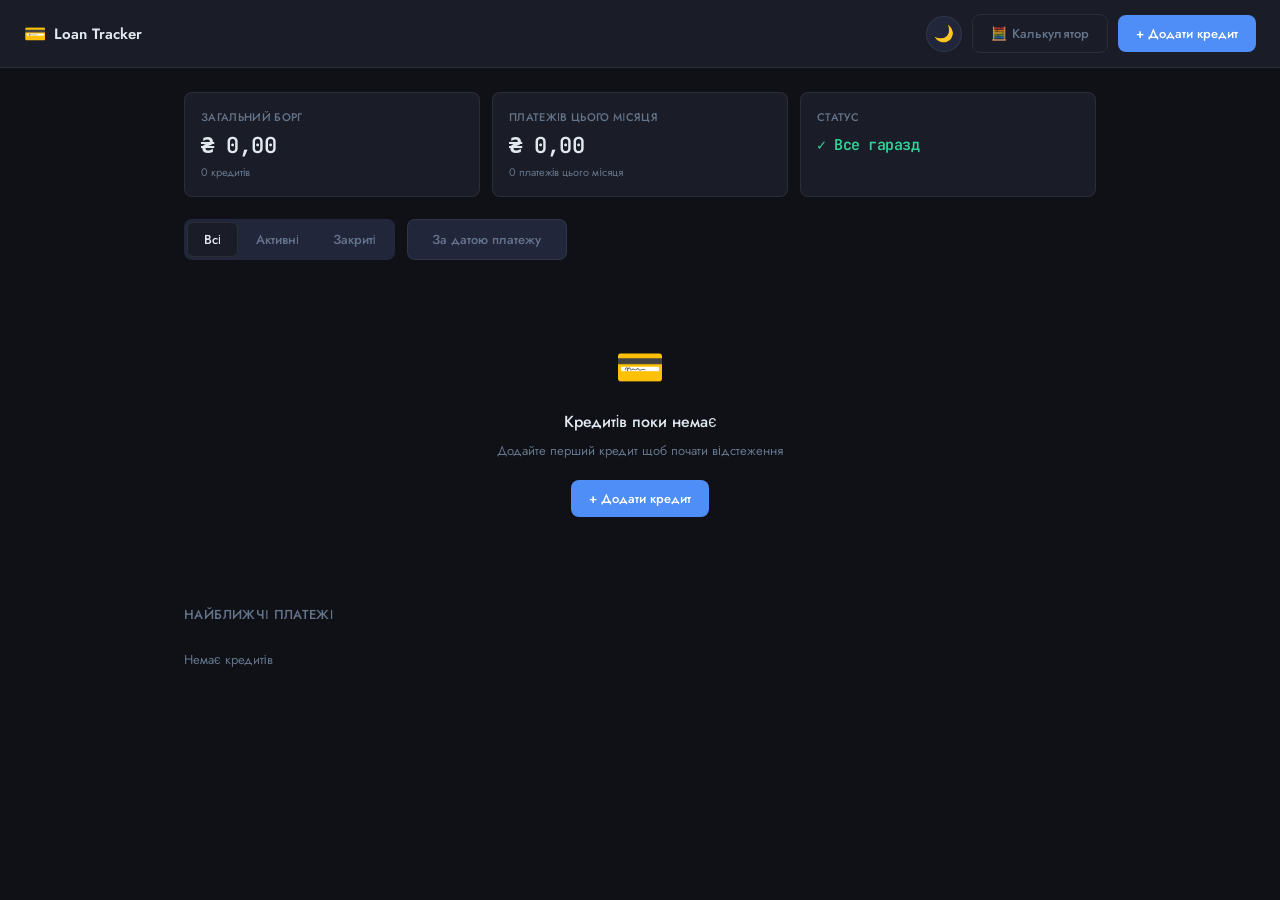
<file: index.html>
<!DOCTYPE html>
<html lang="uk">
<head>
<meta charset="UTF-8">
<meta name="viewport" content="width=device-width, initial-scale=1.0">
<title>Loan Tracker</title>
<link rel="stylesheet" href="styles/main.css">
</head>
<body>

<div class="header">
  <a href="index.html" class="logo">
    <span class="logo-icon">💳</span> Loan Tracker
  </a>
  <div class="header-actions">
    <button class="theme-toggle" id="theme-toggle" title="Змінити тему">🌙</button>
    <a href="calc-installment.html" class="btn btn-ghost">🧮 Калькулятор</a>
    <a href="add.html" class="btn btn-primary">+ Додати кредит</a>
  </div>
</div>

<div class="main">

  <div class="stat-grid">
    <div class="stat-card">
      <div class="stat-label">Загальний борг</div>
      <div class="stat-value" id="stat-balance">₴ 0</div>
      <div class="stat-sub" id="stat-count">0 кредитів</div>
    </div>
    <div class="stat-card">
      <div class="stat-label">Платежів цього місяця</div>
      <div class="stat-value" id="stat-monthly">₴ 0</div>
      <div class="stat-sub" id="stat-monthly-sub"></div>
    </div>
    <div class="stat-card">
      <div class="stat-label">Статус</div>
      <div class="stat-value" style="font-size:15px;padding-top:4px" id="stat-overdue">Все гаразд</div>
    </div>
  </div>

  <div style="display:flex;align-items:center;margin-bottom:18px;gap:12px">
    <div class="nav-tabs" style="margin-bottom:0;flex-shrink:0">
      <button class="nav-tab active" data-filter="all">Всі</button>
      <button class="nav-tab" data-filter="active">Активні</button>
      <button class="nav-tab" data-filter="closed">Закриті</button>
    </div>
    <select id="sort-select" style="font-size:13px;padding:0 12px;border-radius:var(--radius-sm);background:var(--surface2);border:1px solid var(--border);color:var(--muted);font-family:var(--sans);font-weight:500;width:160px;flex-shrink:0;height:41px;appearance:none;-webkit-appearance:none;cursor:pointer;text-align:center">
      <option value="date">За датою платежу</option>
      <option value="balance">За залишком</option>
      <option value="name">За назвою</option>
      <option value="rate">За ставкою</option>
    </select>
  </div>

  <div class="loans-grid" id="loans-grid"></div>

  <div style="margin-top:28px">
    <div class="section-head">
      <div class="section-title">Найближчі платежі</div>
    </div>
    <div id="upcoming-list"></div>
  </div>

</div>

<!-- МОДАЛКА ПЛАТЕЖУ -->
<div class="modal-overlay" id="pay-modal">
  <div class="modal">
    <div class="modal-title">💳 Внести платіж — <span id="pay-modal-name"></span></div>
    <div class="field">
      <label>Сума платежу <span class="req">*</span></label>
      <div class="input-wrap">
        <span class="input-prefix">₴</span>
        <input type="number" id="pay-amount-input" placeholder="0">
      </div>
    </div>
    <div class="field">
      <label>Дата платежу</label>
      <input type="date" id="pay-date-input">
    </div>
    <div class="field">
      <label>Нотатка (необов'язково)</label>
      <input type="text" id="pay-note-input" placeholder="напр. достроковий платіж">
    </div>
    <div class="modal-actions">
      <button class="btn btn-ghost" id="pay-cancel">Скасувати</button>
      <button class="btn btn-primary" id="pay-confirm">Підтвердити</button>
    </div>
  </div>
</div>

<!-- МОДАЛКА РЕДАГУВАННЯ -->
<div class="modal-overlay" id="edit-modal">
  <div class="modal">
    <div class="modal-title">✏️ Редагувати кредит</div>
    <div class="field">
      <label>Назва</label>
      <input type="text" id="edit-name">
    </div>
    <div class="field">
      <label>Залишок боргу</label>
      <div class="input-wrap"><span class="input-prefix">₴</span>
        <input type="number" id="edit-balance">
      </div>
    </div>
    <div class="field">
      <label>Щомісячний платіж</label>
      <div class="input-wrap"><span class="input-prefix">₴</span>
        <input type="number" id="edit-payment">
      </div>
    </div>
    <div class="field-row">
      <div class="field">
        <label>Відсоткова ставка</label>
        <div class="input-wrap has-suffix">
          <input type="number" id="edit-rate" min="0" step="0.1">
          <span class="input-suffix">%</span>
        </div>
      </div>
      <div class="field">
        <label>Тип ставки</label>
        <select id="edit-rate-type">
          <option value="annual">Річна</option>
          <option value="monthly">Місячна</option>
        </select>
      </div>
    </div>
    <div class="field">
      <label>Дата наступного платежу</label>
      <input type="date" id="edit-date">
    </div>
    <div class="field">
      <label>Коментар</label>
      <input type="text" id="edit-comment">
    </div>
    <div class="modal-actions">
      <button class="btn btn-ghost" id="edit-cancel">Скасувати</button>
      <button class="btn btn-primary" id="edit-confirm">Зберегти</button>
    </div>
  </div>
</div>

<script src="scripts/calc.js?v=2"></script>
<script src="scripts/data.js?v=2"></script>
<script src="scripts/theme.js?v=2"></script>
<script src="scripts/dashboard.js?v=2"></script>
</body>
</html>
</file>
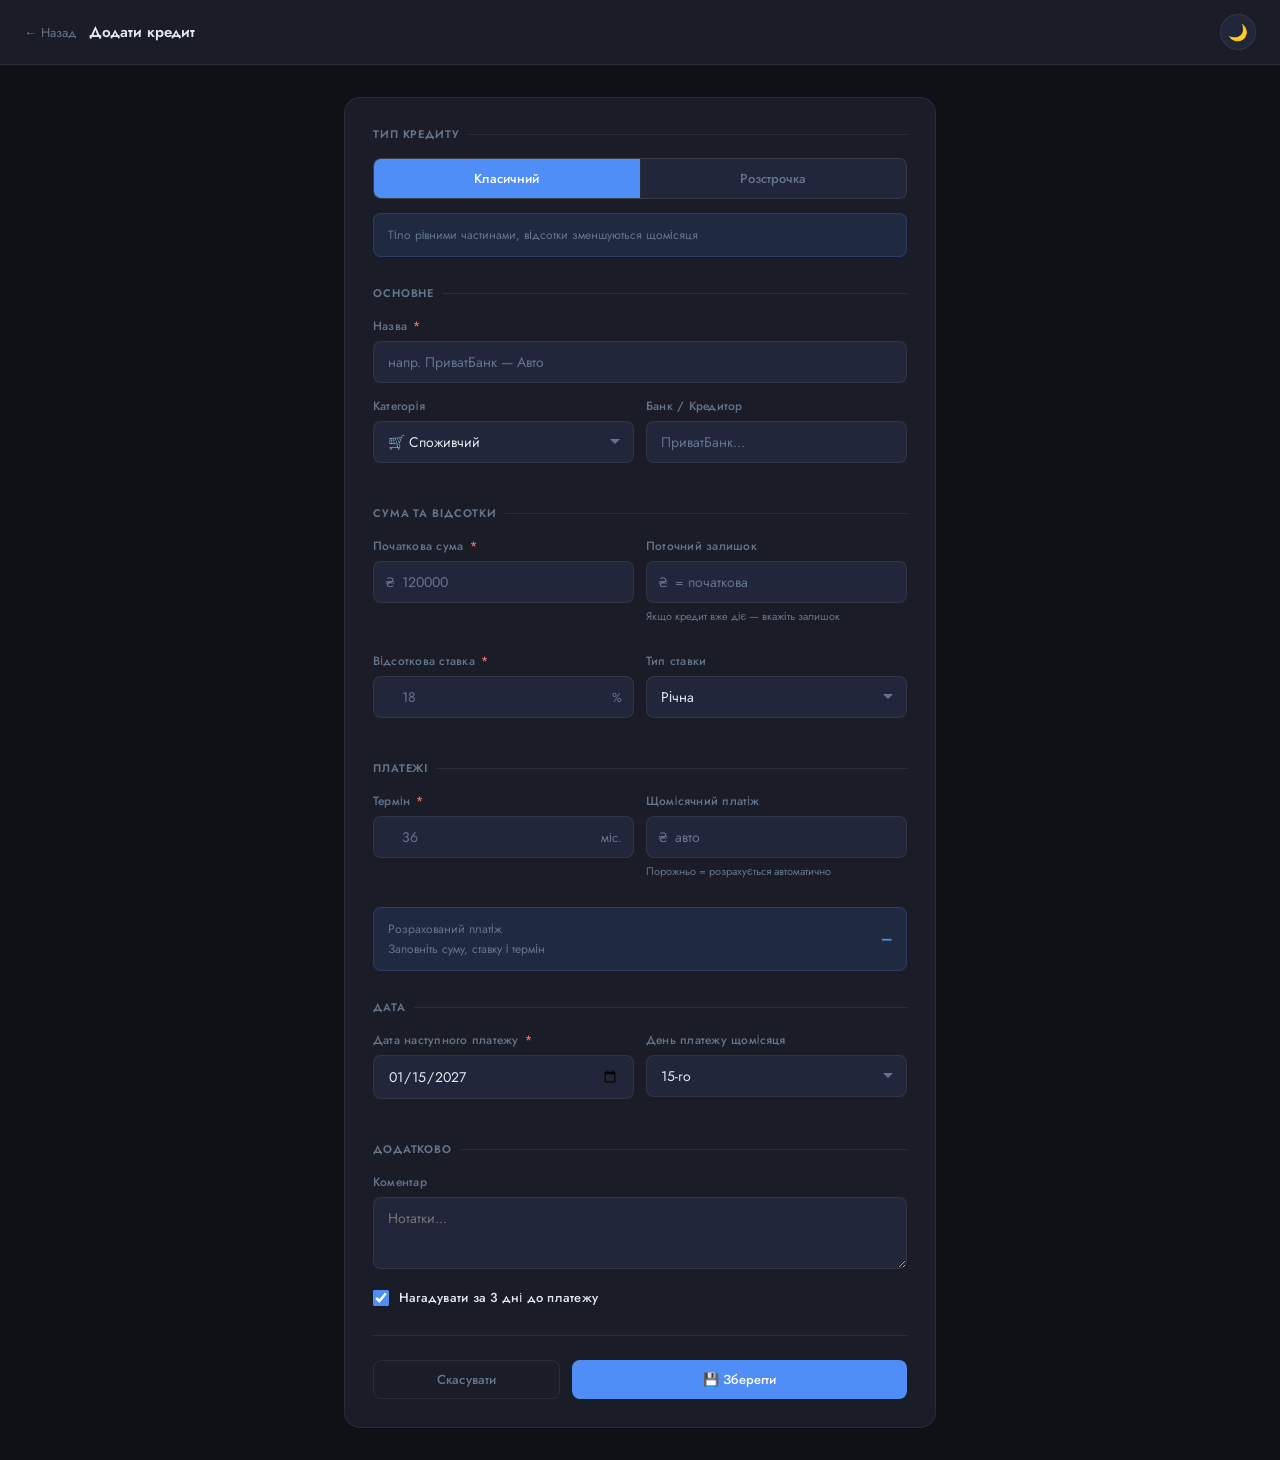
<file: add.html>
<!DOCTYPE html>
<html lang="uk">
<head>
<meta charset="UTF-8">
<meta name="viewport" content="width=device-width, initial-scale=1.0">
<title>Додати кредит — Loan Tracker</title>
<link rel="stylesheet" href="styles/main.css">
</head>
<body>

<div class="header">
  <a href="index.html" class="back-btn">← Назад</a>
  <span style="font-size:15px;font-weight:600">Додати кредит</span>
  <div class="header-actions">
    <button class="theme-toggle" id="theme-toggle" title="Змінити тему">🌙</button>
  </div>
</div>

<div class="main-narrow">
<div class="form-card">

  <div class="form-section">
    <div class="section-label">Тип кредиту</div>

    <div class="field">
      <div class="toggle-group" style="grid-template-columns:1fr 1fr">
        <button class="toggle-btn active" data-type="classic">Класичний</button>
        <button class="toggle-btn" data-type="installment">Розстрочка</button>
      </div>
    </div>

    <!-- Підказка під тип -->
    <div id="type-hint" class="calc-hint" style="margin-top:0">
      <div class="calc-hint-text" id="type-hint-text">Тіло рівними частинами, відсотки зменшуються щомісяця</div>
    </div>
  </div>

  <div class="form-section">
    <div class="section-label">Основне</div>

    <div class="field">
      <label>Назва <span class="req">*</span></label>
      <input type="text" id="f-name" placeholder="напр. ПриватБанк — Авто">
    </div>
    <div class="field-row">
      <div class="field">
        <label>Категорія</label>
        <select id="f-category">
          <option value="auto">🚗 Авто</option>
          <option value="phone">📱 Техніка</option>
          <option value="home">🏠 Іпотека</option>
          <option value="shop" selected>🛒 Споживчий</option>
          <option value="biz">💼 Бізнес</option>
          <option value="other">📂 Інше</option>
        </select>
      </div>
      <div class="field">
        <label>Банк / Кредитор</label>
        <input type="text" id="f-bank" placeholder="ПриватБанк...">
      </div>
    </div>
  </div>

  <!-- БЛОК: АНУЇТЕТ / КЛАСИЧНИЙ -->
  <div id="block-standard">
    <div class="form-section">
      <div class="section-label">Сума та відсотки</div>
      <div class="field-row">
        <div class="field">
          <label>Початкова сума <span class="req">*</span></label>
          <div class="input-wrap"><span class="input-prefix">₴</span>
            <input type="number" id="f-original" placeholder="120000" min="0">
          </div>
        </div>
        <div class="field">
          <label>Поточний залишок</label>
          <div class="input-wrap"><span class="input-prefix">₴</span>
            <input type="number" id="f-balance" placeholder="= початкова" min="0">
          </div>
          <div class="helper">Якщо кредит вже діє — вкажіть залишок</div>
        </div>
      </div>
      <div class="field-row">
        <div class="field">
          <label>Відсоткова ставка <span class="req">*</span></label>
          <div class="input-wrap has-suffix">
            <input type="number" id="f-rate" placeholder="18" min="0" step="0.1">
            <span class="input-suffix">%</span>
          </div>
        </div>
        <div class="field">
          <label>Тип ставки</label>
          <select id="f-rate-type">
            <option value="annual">Річна</option>
            <option value="monthly">Місячна</option>
          </select>
        </div>
      </div>
    </div>

    <div class="form-section">
      <div class="section-label">Платежі</div>
      <div class="field-row">
        <div class="field">
          <label>Термін <span class="req">*</span></label>
          <div class="input-wrap has-suffix">
            <input type="number" id="f-months" placeholder="36" min="1" max="600">
            <span class="input-suffix">міс.</span>
          </div>
        </div>
        <div class="field">
          <label>Щомісячний платіж</label>
          <div class="input-wrap"><span class="input-prefix">₴</span>
            <input type="number" id="f-payment" placeholder="авто" min="0">
          </div>
          <div class="helper">Порожньо = розрахується автоматично</div>
        </div>
      </div>
      <div class="calc-hint">
        <div>
          <div class="calc-hint-text">Розрахований платіж</div>
          <div class="calc-hint-text" id="calc-hint-desc" style="margin-top:2px">Заповніть суму, ставку і термін</div>
        </div>
        <div class="calc-hint-value" id="calc-hint-value">—</div>
      </div>
    </div>
  </div>

  <!-- БЛОК: РОЗСТРОЧКА -->
  <div id="block-installment" style="display:none">
    <div class="form-section">
      <div class="section-label">Параметри розстрочки</div>
      <div class="field-row">
        <div class="field">
          <label>Початкова сума <span class="req">*</span></label>
          <div class="input-wrap"><span class="input-prefix">₴</span>
            <input type="number" id="i-original" placeholder="2500" min="0">
          </div>
        </div>
        <div class="field">
          <label>Залишок (якщо вже платив)</label>
          <div class="input-wrap"><span class="input-prefix">₴</span>
            <input type="number" id="i-balance" placeholder="= початкова" min="0">
          </div>
        </div>
      </div>
      <div class="field-row">
        <div class="field">
          <label>Загальний термін <span class="req">*</span></label>
          <div class="input-wrap has-suffix">
            <input type="number" id="i-months-total" placeholder="12" min="1" max="60">
            <span class="input-suffix">міс.</span>
          </div>
        </div>
        <div class="field">
          <label>Вже сплачено платежів</label>
          <div class="input-wrap has-suffix">
            <input type="number" id="i-paid" placeholder="0" min="0" value="0">
            <span class="input-suffix">міс.</span>
          </div>
        </div>
      </div>
      <div class="field-row">
        <div class="field">
          <label>Щомісячна комісія банку</label>
          <div class="input-wrap has-suffix">
            <input type="number" id="i-commission" placeholder="1.9" value="1.9" min="0" step="0.01">
            <span class="input-suffix">%</span>
          </div>
          <div class="helper">% від початкової суми щомісяця</div>
        </div>
        <div class="field">
          <label>Або вкажи платіж вручну</label>
          <div class="input-wrap"><span class="input-prefix">₴</span>
            <input type="number" id="i-payment-manual" placeholder="авто" min="0">
          </div>
        </div>
      </div>

      <!-- Авто-розрахунок розстрочки -->
      <div class="calc-hint">
        <div>
          <div class="calc-hint-text" style="font-weight:600">Розрахунок розстрочки</div>
          <div class="calc-hint-text" id="i-hint-body" style="margin-top:2px">—</div>
          <div class="calc-hint-text" id="i-hint-commission" style="margin-top:2px">—</div>
          <div class="calc-hint-text" id="i-hint-overpay" style="margin-top:2px">—</div>
        </div>
        <div>
          <div style="font-size:11px;color:var(--muted);margin-bottom:2px;text-align:right">платіж</div>
          <div class="calc-hint-value" id="i-hint-payment">—</div>
          <div style="font-size:10px;color:var(--danger);margin-top:4px;text-align:right" id="i-hint-irr">—</div>
        </div>
      </div>
    </div>
  </div>

  <!-- ДАТА -->
  <div class="form-section">
    <div class="section-label">Дата</div>
    <div class="field-row">
      <div class="field">
        <label>Дата наступного платежу <span class="req">*</span></label>
        <input type="date" id="f-date">
      </div>
      <div class="field">
        <label>День платежу щомісяця</label>
        <select id="f-day">
          <option value="1">1-го</option>
          <option value="5">5-го</option>
          <option value="10">10-го</option>
          <option value="15" selected>15-го</option>
          <option value="20">20-го</option>
          <option value="25">25-го</option>
        </select>
      </div>
    </div>
  </div>

  <div class="form-section">
    <div class="section-label">Додатково</div>
    <div class="field">
      <label>Коментар</label>
      <textarea id="f-comment" placeholder="Нотатки..."></textarea>
    </div>
    <label class="checkbox-row">
      <input type="checkbox" id="f-remind" checked>
      <span>Нагадувати за 3 дні до платежу</span>
    </label>
  </div>

  <div class="divider"></div>

  <div style="display:flex;gap:12px">
    <a href="index.html" class="btn btn-ghost" style="flex:1;text-align:center">Скасувати</a>
    <button class="btn btn-primary" id="btn-save" style="flex:2">💾 Зберегти</button>
  </div>

</div>
</div>

<script src="scripts/calc.js?v=3"></script>
<script src="scripts/data.js?v=3"></script>
<script src="scripts/theme.js?v=3"></script>
<script src="scripts/add.js?v=3"></script>
</body>
</html>
</file>
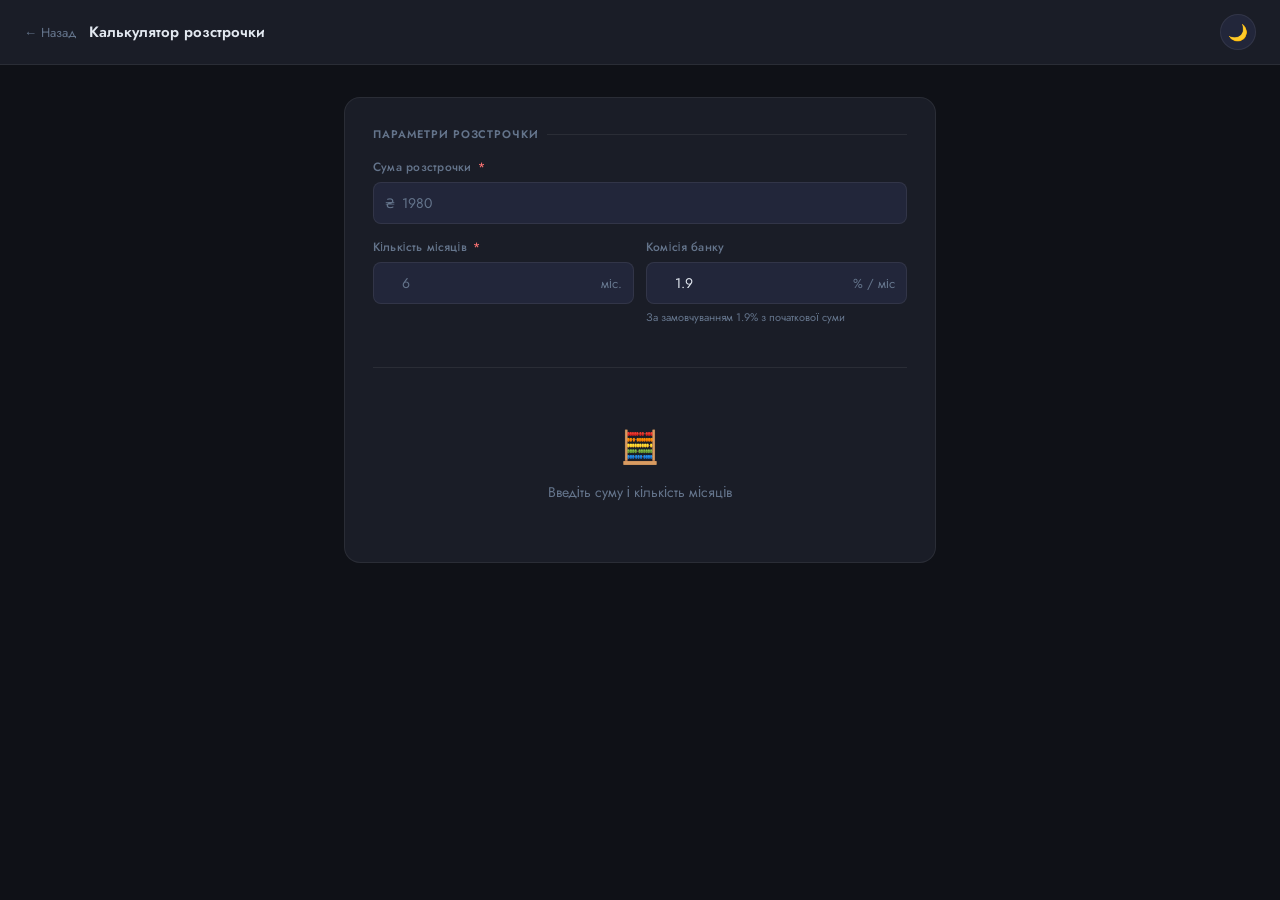
<file: calc-installment.html>
<!DOCTYPE html>
<html lang="uk">
<head>
<meta charset="UTF-8">
<meta name="viewport" content="width=device-width, initial-scale=1.0">
<title>Калькулятор розстрочки — Loan Tracker</title>
<link rel="stylesheet" href="styles/main.css">
</head>
<body>

<div class="header">
  <a href="index.html" class="back-btn">← Назад</a>
  <span style="font-size:15px;font-weight:600">Калькулятор розстрочки</span>
  <div class="header-actions">
    <button class="theme-toggle" id="theme-toggle" title="Змінити тему">🌙</button>
  </div>
</div>

<div class="main-narrow">

  <div class="form-card">
    <div class="form-section">
      <div class="section-label">Параметри розстрочки</div>

      <div class="field">
        <label>Сума розстрочки <span class="req">*</span></label>
        <div class="input-wrap">
          <span class="input-prefix">₴</span>
          <input type="number" id="c-amount" placeholder="1980" min="1" step="0.01">
        </div>
      </div>

      <div class="field-row">
        <div class="field">
          <label>Кількість місяців <span class="req">*</span></label>
          <div class="input-wrap has-suffix">
            <input type="number" id="c-months" placeholder="6" min="1" max="60">
            <span class="input-suffix">міс.</span>
          </div>
        </div>
        <div class="field">
          <label>Комісія банку</label>
          <div class="input-wrap has-suffix">
            <input type="number" id="c-rate" value="1.9" min="0" max="20" step="0.01">
            <span class="input-suffix">% / міс</span>
          </div>
          <div class="helper">За замовчуванням 1.9% з початкової суми</div>
        </div>
      </div>
    </div>

    <div class="divider"></div>

    <!-- РЕЗУЛЬТАТ -->
    <div id="result" style="display:none">
      <div class="section-label">Результат</div>

      <div class="overview-grid" style="grid-template-columns:repeat(2,1fr);margin-bottom:16px">
        <div class="ov-card">
          <div class="ov-label">Щомісячний платіж</div>
          <div class="ov-value accent" id="r-payment">—</div>
          <div class="ov-sub" id="r-payment-sub">тіло + комісія</div>
        </div>
        <div class="ov-card">
          <div class="ov-label">Загальна переплата</div>
          <div class="ov-value danger" id="r-overpay">—</div>
          <div class="ov-sub" id="r-overpay-pct">% від суми</div>
        </div>
        <div class="ov-card">
          <div class="ov-label">Всього виплатиш</div>
          <div class="ov-value" id="r-total">—</div>
          <div class="ov-sub">за весь термін</div>
        </div>
        <div class="ov-card">
          <div class="ov-label">Реальна річна ставка</div>
          <div class="ov-value danger" id="r-irr">—</div>
          <div class="ov-sub">РРПС (НБУ)</div>
        </div>
      </div>

      <!-- ТАБЛИЦЯ ПЛАТЕЖІВ -->
      <div class="table-wrap">
        <table>
          <thead>
            <tr>
              <th>#</th>
              <th>Тіло</th>
              <th>Комісія</th>
              <th>Платіж</th>
              <th>Залишок</th>
            </tr>
          </thead>
          <tbody id="r-table"></tbody>
        </table>
      </div>

      <!-- ПОРІВНЯННЯ -->
      <div class="calc-hint" style="margin-bottom:16px">
        <div>
          <div class="calc-hint-text" style="font-weight:600">⚠️ Підводний камінь</div>
          <div class="calc-hint-text" id="r-trap" style="margin-top:4px;line-height:1.5"></div>
        </div>
      </div>

      <!-- КНОПКА ДОДАТИ В ТРЕКЕР -->
      <button class="btn btn-primary" id="btn-add-to-tracker" style="width:100%">
        + Додати цю розстрочку в трекер
      </button>
    </div>

    <div id="placeholder" style="text-align:center;padding:32px 0;color:var(--muted)">
      <div style="font-size:32px;margin-bottom:12px">🧮</div>
      <div style="font-size:14px">Введіть суму і кількість місяців</div>
    </div>

  </div>
</div>

<script src="scripts/calc.js"></script>
<script src="scripts/data.js"></script>
<script src="scripts/theme.js"></script>
<script>
document.addEventListener('DOMContentLoaded', () => {
  const inputs = ['c-amount', 'c-months', 'c-rate'];
  inputs.forEach(id => document.getElementById(id).addEventListener('input', calculate));

  function calculate() {
    const amount  = parseFloat(document.getElementById('c-amount').value);
    const months  = parseInt(document.getElementById('c-months').value);
    const ratePct = parseFloat(document.getElementById('c-rate').value) || 1.9;

    if (!amount || !months || amount <= 0 || months <= 0) {
      document.getElementById('result').style.display = 'none';
      document.getElementById('placeholder').style.display = 'block';
      return;
    }

    document.getElementById('result').style.display = 'block';
    document.getElementById('placeholder').style.display = 'none';

    const body       = amount / months;                    // тіло щомісяця
    const commission = amount * ratePct / 100;             // комісія щомісяця (з початкової суми)
    const payment    = body + commission;                  // щомісячний платіж
    const totalPay   = payment * months;                   // всього виплатиш
    const overpay    = totalPay - amount;                  // переплата
    const overpayPct = (overpay / amount * 100).toFixed(1);

    // РРПС — підбір IRR методом Ньютона
    const irr = calcIRR(amount, payment, months);
    const irrAnnual = (irr * 12 * 100).toFixed(1);

    // Заповнення
    document.getElementById('r-payment').textContent = fmt(payment);
    document.getElementById('r-payment-sub').textContent =
      `тіло ${fmt(body)} + комісія ${fmt(commission)}`;
    document.getElementById('r-overpay').textContent = fmt(overpay);
    document.getElementById('r-overpay-pct').textContent = overpayPct + '% від суми';
    document.getElementById('r-total').textContent = fmt(totalPay);
    document.getElementById('r-irr').textContent = irrAnnual + '% річних';

    document.getElementById('r-trap').textContent =
      `Комісія ${fmt(commission)} береться щомісяця з початкової суми ${fmt(amount)}, ` +
      `навіть коли в останній місяць борг лише ${fmt(body)}. ` +
      `Тому реальна ставка ${irrAnnual}% — майже вдвічі вища за номінальну ${(ratePct * 12).toFixed(1)}% річних.`;

    // Таблиця
    let balance = amount;
    const rows = [];
    for (let i = 1; i <= months; i++) {
      balance = Math.max(0, balance - body);
      rows.push(`<tr ${i === 1 ? 'class="row-current"' : ''}>
        <td class="td-num">${i}</td>
        <td class="td-mono">${fmt(body)}</td>
        <td class="td-mono" style="color:var(--danger)">${fmt(commission)}</td>
        <td class="td-mono" style="font-weight:600">${fmt(payment)}</td>
        <td class="td-mono">${fmt(balance)}</td>
      </tr>`);
    }
    document.getElementById('r-table').innerHTML = rows.join('');

    // Кнопка — додати в трекер
    document.getElementById('btn-add-to-tracker').onclick = () => {
      // Зберігаємо параметри і переходимо на форму
      sessionStorage.setItem('prefill', JSON.stringify({
        name: `Розстрочка ${fmt(amount)} / ${months} міс.`,
        originalAmount: amount,
        currentBalance: amount,
        rate: (ratePct * 12).toFixed(2),
        rateType: 'annual',
        monthlyPayment: payment.toFixed(2),
        totalMonths: months,
        category: 'shop'
      }));
      window.location.href = 'add.html?prefill=1';
    };
  }

  // IRR методом Ньютона (місячна ставка)
  function calcIRR(pv, pmt, n) {
    let r = 0.03;
    for (let i = 0; i < 100; i++) {
      const f  = pv - pmt * (1 - Math.pow(1 + r, -n)) / r;
      const df = pmt * (
        (1 - Math.pow(1 + r, -n)) / (r * r) -
        n * Math.pow(1 + r, -n - 1) / r
      );
      const rNew = r - f / df;
      if (Math.abs(rNew - r) < 1e-8) return rNew;
      r = rNew;
    }
    return r;
  }

  function fmt(n) {
    return '₴\u00a0' + n.toLocaleString('uk-UA', { minimumFractionDigits: 2, maximumFractionDigits: 2 });
  }
});
</script>
</body>
</html>
</file>
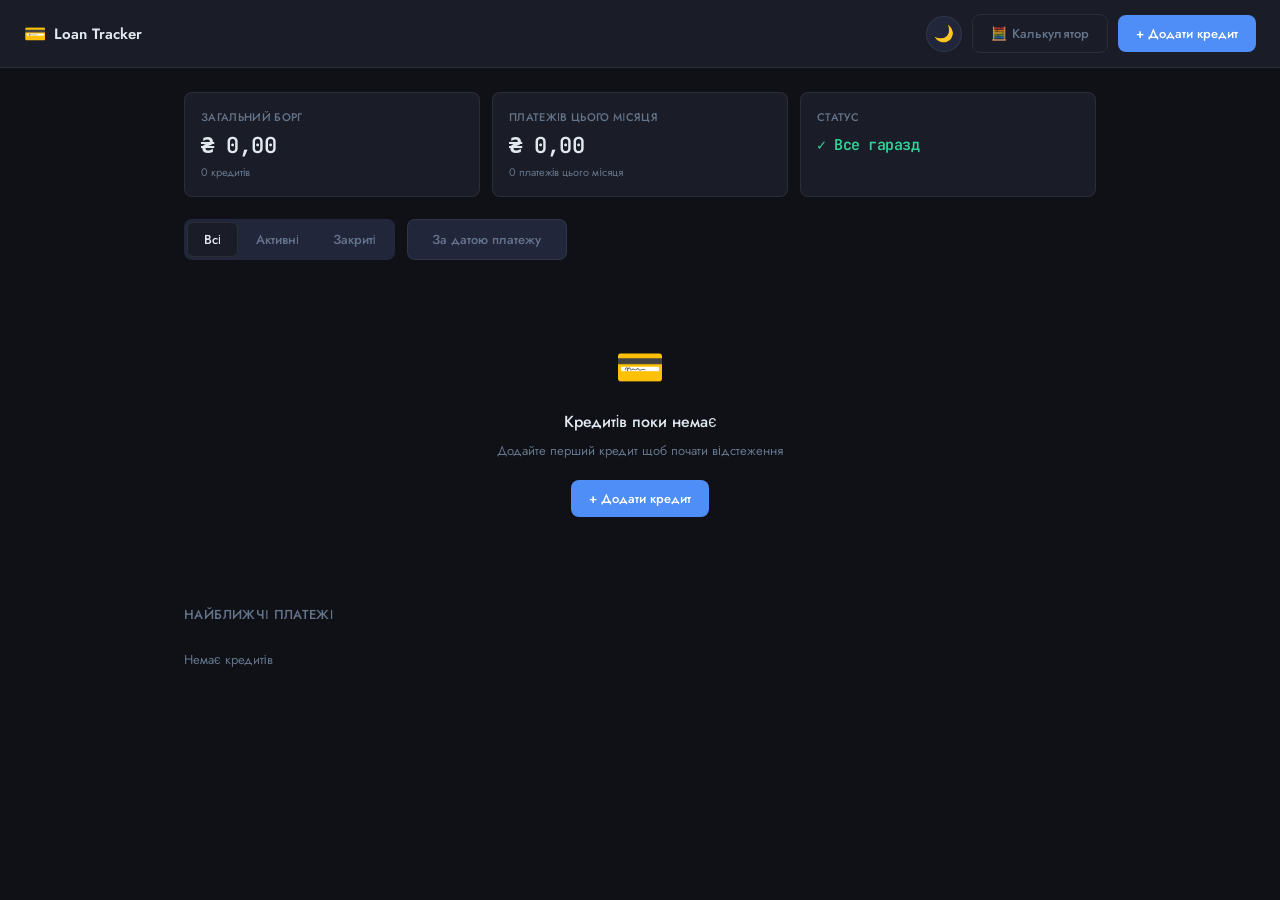
<file: loan.html>
<!DOCTYPE html>
<html lang="uk">
<head>
<meta charset="UTF-8">
<meta name="viewport" content="width=device-width, initial-scale=1.0">
<title>Деталі кредиту — Loan Tracker</title>
<link rel="stylesheet" href="styles/main.css">
</head>
<body>

<div class="header">
  <a href="index.html" class="back-btn">← Назад</a>
  <span style="font-size:15px;font-weight:600" id="page-title">Кредит</span>
  <div class="header-actions">
    <button class="theme-toggle" id="theme-toggle" title="Змінити тему">🌙</button>
    <span class="btn btn-ghost btn-sm" id="header-badge" style="cursor:default"></span>
    <button class="btn btn-primary btn-sm" id="btn-pay-header">💳 Внести платіж</button>
  </div>
</div>

<div class="main">

  <div class="overview-grid" id="overview-grid"></div>

  <div class="progress-block">
    <div class="prog-header">
      <span style="font-size:13px;font-weight:500">Прогрес погашення</span>
      <span style="font-size:13px;font-weight:600;color:var(--accent);font-family:var(--mono)" id="prog-pct">0%</span>
    </div>
    <div class="prog-bar-full">
      <div class="prog-fill-full" id="prog-fill" style="width:0%"></div>
    </div>
    <div class="prog-labels-full" id="prog-labels"></div>
  </div>

  <div class="tabs">
    <div class="tab active" data-tab="schedule">Графік платежів</div>
    <div class="tab" data-tab="history">Фактичні платежі</div>
  </div>

  <div id="tab-schedule">
    <div class="table-wrap">
      <table>
        <thead>
          <tr>
            <th>#</th>
            <th>Дата</th>
            <th>Платіж</th>
            <th>Тіло</th>
            <th>Відсотки</th>
            <th>Залишок</th>
            <th>Статус</th>
          </tr>
        </thead>
        <tbody id="schedule-body"></tbody>
      </table>
      <div class="table-footer">
        <span id="schedule-info">—</span>
        <div class="pages" id="pages"></div>
      </div>
    </div>
    <div class="sum-grid">
      <div class="sum-card">
        <div class="sum-label">Загальна переплата</div>
        <div class="sum-val" style="color:var(--danger)" id="sum-total-interest">—</div>
      </div>
      <div class="sum-card">
        <div class="sum-label">Вже сплачено відсотків</div>
        <div class="sum-val" style="color:var(--warning)" id="sum-paid-interest">—</div>
      </div>
      <div class="sum-card">
        <div class="sum-label">Залишилось відсотків</div>
        <div class="sum-val" id="sum-future-interest">—</div>
      </div>
    </div>
  </div>

  <div id="tab-history" style="display:none">
    <div id="history-list"></div>
  </div>

</div>

<!-- МОДАЛКА ПЛАТЕЖУ -->
<div class="modal-overlay" id="pay-modal">
  <div class="modal">
    <div class="modal-title">💳 Внести платіж</div>
    <div class="field">
      <label>Сума <span class="req">*</span></label>
      <div class="input-wrap"><span class="input-prefix">₴</span>
        <input type="number" id="pay-amount" placeholder="0">
      </div>
    </div>
    <div class="field">
      <label>Дата</label>
      <input type="date" id="pay-date">
    </div>
    <div class="field">
      <label>Нотатка</label>
      <input type="text" id="pay-note" placeholder="необов'язково">
    </div>
    <div class="modal-actions">
      <button class="btn btn-ghost" id="pay-cancel">Скасувати</button>
      <button class="btn btn-primary" id="pay-confirm">Підтвердити</button>
    </div>
  </div>
</div>

<script src="scripts/calc.js?v=2"></script>
<script src="scripts/data.js?v=2"></script>
<script src="scripts/theme.js?v=2"></script>
<script src="scripts/loan-detail.js?v=2"></script>
</body>
</html>
</file>
<file: styles/main.css>
/* main.css — Loan Tracker */
@import url('https://fonts.googleapis.com/css2?family=Jost:wght@300;400;500;600&family=JetBrains+Mono:wght@400;500&display=swap');

/* ─── ТЕМИ ───────────────────────────────── */
:root {
  --bg:#0f1117;--surface:#1a1d27;--surface2:#22263a;
  --border:rgba(255,255,255,0.07);--border-focus:rgba(79,142,247,.5);
  --accent:#4f8ef7;--accent-bg:rgba(79,142,247,.12);
  --success:#34d399;--success-bg:rgba(52,211,153,.12);
  --warning:#fbbf24;--warning-bg:rgba(251,191,36,.12);
  --danger:#f87171;--danger-bg:rgba(248,113,113,.12);
  --text:#e2e8f0;--muted:#64748b;
  --shadow:none;
  --mono:'JetBrains Mono',monospace;
  --sans:'Jost',sans-serif;
  --radius:12px;--radius-sm:8px;
}

[data-theme="light"] {
  --bg:#f5f5f7;--surface:#ffffff;--surface2:#f0f0f5;
  --border:rgba(0,0,0,0.08);--border-focus:rgba(0,113,227,.4);
  --accent:#0071e3;--accent-bg:rgba(0,113,227,.08);
  --success:#1a9e6e;--success-bg:rgba(26,158,110,.08);
  --warning:#b07800;--warning-bg:rgba(176,120,0,.08);
  --danger:#c0392b;--danger-bg:rgba(192,57,43,.08);
  --text:#1d1d1f;--muted:#86868b;
  --shadow:0 1px 3px rgba(0,0,0,.08);
}

* { box-sizing: border-box; margin: 0; padding: 0; }
body {
  background: var(--bg); color: var(--text);
  font-family: var(--sans); font-size: 14px;
  min-height: 100vh; -webkit-font-smoothing: antialiased;
  transition: background .2s, color .2s;
}

/* ─── HEADER ─────────────────────────────── */
.header {
  background: var(--surface); border-bottom: 1px solid var(--border);
  padding: 14px 24px; display: flex; align-items: center; gap: 12px;
  position: sticky; top: 0; z-index: 10;
  box-shadow: var(--shadow);
}
.logo { display:flex;align-items:center;gap:8px;font-size:15px;font-weight:600;color:var(--text);text-decoration:none }
.logo-icon { font-size:18px }
.header-actions { margin-left:auto;display:flex;gap:10px;align-items:center }
.back-btn { display:flex;align-items:center;gap:6px;color:var(--muted);font-size:13px;cursor:pointer;text-decoration:none;transition:color .15s }
.back-btn:hover { color:var(--text) }

/* Перемикач теми */
.theme-toggle {
  width: 36px; height: 36px; border-radius: 50%;
  border: 1px solid var(--border); background: var(--surface2);
  cursor: pointer; font-size: 16px; display: flex;
  align-items: center; justify-content: center;
  transition: all .15s; flex-shrink: 0;
}
.theme-toggle:hover { border-color: var(--accent); }

/* ─── BUTTONS ────────────────────────────── */
.btn { display:inline-flex;align-items:center;justify-content:center;gap:6px;border-radius:var(--radius-sm);padding:9px 18px;font-size:13px;font-weight:500;font-family:var(--sans);cursor:pointer;border:none;transition:opacity .15s,background .15s;text-decoration:none;white-space:nowrap;letter-spacing:.01em }
.btn-primary { background:var(--accent);color:#fff }
.btn-primary:hover { opacity:.85 }
.btn-ghost { background:transparent;color:var(--muted);border:1px solid var(--border) }
.btn-ghost:hover { color:var(--text);border-color:var(--accent) }
.btn-danger { background:var(--danger-bg);color:var(--danger);border:1px solid transparent }
.btn-danger:hover { opacity:.8 }
.btn-sm { padding:6px 12px;font-size:12px }

/* ─── LAYOUT ─────────────────────────────── */
.main { padding:24px;max-width:960px;margin:0 auto }
.main-narrow { padding:32px 24px;max-width:640px;margin:0 auto }

/* ─── STAT GRID ──────────────────────────── */
.stat-grid { display:grid;grid-template-columns:repeat(3,1fr);gap:12px;margin-bottom:22px }
.stat-card { background:var(--surface);border:1px solid var(--border);border-radius:var(--radius-sm);padding:16px;box-shadow:var(--shadow) }
.stat-label { font-size:11px;color:var(--muted);margin-bottom:6px;font-weight:500;letter-spacing:.03em;text-transform:uppercase }
.stat-value { font-size:22px;font-weight:600;color:var(--text);letter-spacing:-.5px;font-family:var(--mono) }
.stat-sub { font-size:11px;color:var(--muted);margin-top:4px }

/* ─── LOAN CARDS ─────────────────────────── */
.loans-grid { display:grid;grid-template-columns:1fr 1fr;gap:14px }
@media(max-width:640px){ .loans-grid{grid-template-columns:1fr} .stat-grid{grid-template-columns:1fr} }
.loan-card { background:var(--surface);border:1px solid var(--border);border-radius:var(--radius);padding:18px;transition:border-color .15s,box-shadow .15s;box-shadow:var(--shadow) }
.loan-card:hover { border-color:var(--accent);box-shadow:0 4px 16px rgba(0,0,0,.08) }
.loan-card.overdue { border-color:var(--danger) }
.card-head { display:flex;align-items:flex-start;justify-content:space-between;margin-bottom:14px }
.card-badge { display:inline-flex;align-items:center;gap:4px;font-size:11px;padding:3px 9px;border-radius:20px;font-weight:500;margin-bottom:5px;letter-spacing:.02em }
.badge-auto    { background:var(--accent-bg);color:var(--accent) }
.badge-phone   { background:var(--success-bg);color:var(--success) }
.badge-home    { background:var(--warning-bg);color:var(--warning) }
.badge-shop    { background:rgba(167,139,250,.15);color:#a78bfa }
.badge-biz     { background:rgba(251,146,60,.12);color:#fb923c }
.badge-other   { background:var(--surface2);color:var(--muted) }
.badge-overdue { background:var(--danger-bg);color:var(--danger) }
.card-name { font-size:15px;font-weight:600;color:var(--text) }
.card-menu-btn { background:none;border:none;color:var(--muted);cursor:pointer;font-size:18px;line-height:1;padding:2px;transition:color .15s }
.card-menu-btn:hover { color:var(--danger) }
.balance-row { display:flex;align-items:baseline;gap:8px;margin-bottom:4px }
.balance-main { font-size:20px;font-weight:600;color:var(--text);letter-spacing:-.5px;font-family:var(--mono) }
.balance-orig { font-size:12px;color:var(--muted) }
.progress-wrap { margin:12px 0 }
.progress-bar { height:5px;border-radius:3px;background:var(--surface2);overflow:hidden }
.progress-fill { height:100%;border-radius:3px;transition:width .6s ease }
.pf-blue{background:var(--accent)}.pf-green{background:var(--success)}.pf-amber{background:var(--warning)}.pf-purple{background:#a78bfa}.pf-red{background:var(--danger)}
.progress-labels { display:flex;justify-content:space-between;margin-top:5px;font-size:11px;color:var(--muted) }
.card-details { display:grid;grid-template-columns:1fr 1fr;gap:8px;margin:10px 0 }
.detail-label { font-size:11px;color:var(--muted);margin-bottom:2px;font-weight:500 }
.detail-val { font-size:13px;color:var(--text);font-weight:500 }
.detail-val.danger{color:var(--danger)}.detail-val.success{color:var(--success)}
.card-actions { display:flex;gap:6px;margin-top:14px;padding-top:12px;border-top:1px solid var(--border) }
.card-actions .btn { flex:1 }

/* ─── TABS ───────────────────────────────── */
.tabs { display:flex;border-bottom:1px solid var(--border);margin-bottom:18px }
.tab { font-size:13px;padding:10px 18px;color:var(--muted);cursor:pointer;border-bottom:2px solid transparent;margin-bottom:-1px;transition:color .15s;font-weight:500 }
.tab.active { color:var(--accent);border-bottom-color:var(--accent) }
.tab:hover:not(.active) { color:var(--text) }
.nav-tabs { display:flex;gap:2px;background:var(--surface2);border-radius:var(--radius-sm);padding:3px;margin-bottom:18px;width:fit-content }
.nav-tab { font-size:13px;padding:7px 16px;color:var(--muted);cursor:pointer;border-radius:6px;transition:all .15s;border:none;background:none;font-family:var(--sans);font-weight:500 }
.nav-tab.active { background:var(--surface);color:var(--text);border:1px solid var(--border);box-shadow:var(--shadow) }
.nav-tab:hover:not(.active) { color:var(--text) }

/* ─── TABLE ──────────────────────────────── */
.table-wrap { background:var(--surface);border:1px solid var(--border);border-radius:var(--radius);overflow:hidden;margin-bottom:20px;box-shadow:var(--shadow) }
table { width:100%;border-collapse:collapse }
thead th { background:var(--surface2);padding:10px 14px;text-align:left;font-size:11px;font-weight:600;color:var(--muted);border-bottom:1px solid var(--border);white-space:nowrap;letter-spacing:.04em;text-transform:uppercase }
tbody td { padding:10px 14px;border-bottom:1px solid var(--border);color:var(--text);font-size:13px }
tbody tr:last-child td { border-bottom:none }
tbody tr { transition:background .1s }
tbody tr:hover { background:var(--surface2) }
tbody tr.row-current { background:var(--accent-bg) }
tbody tr.row-overdue { background:var(--danger-bg) }
.td-num { color:var(--muted);font-size:11px;width:36px }
.td-mono { font-family:var(--mono);font-size:12px }
.td-interest { color:var(--muted);font-family:var(--mono);font-size:12px }

/* ─── PILLS ──────────────────────────────── */
.pill { display:inline-flex;align-items:center;gap:4px;font-size:10px;padding:3px 9px;border-radius:20px;font-weight:600;white-space:nowrap;letter-spacing:.02em }
.pill-paid    { background:var(--success-bg);color:var(--success) }
.pill-current { background:var(--accent-bg);color:var(--accent) }
.pill-future  { background:var(--surface2);color:var(--muted) }
.pill-overdue { background:var(--danger-bg);color:var(--danger) }

/* ─── PAGINATION ─────────────────────────── */
.table-footer { display:flex;align-items:center;justify-content:space-between;padding:10px 14px;background:var(--surface2);border-top:1px solid var(--border);font-size:11px;color:var(--muted) }
.pages { display:flex;gap:4px }
.page-btn { padding:3px 10px;border-radius:6px;border:1px solid var(--border);background:transparent;color:var(--muted);font-size:11px;cursor:pointer;font-family:var(--sans);transition:all .15s }
.page-btn.active { background:var(--accent);color:#fff;border-color:var(--accent) }
.page-btn:hover:not(.active) { color:var(--text);border-color:var(--accent) }

/* ─── FORMS ──────────────────────────────── */
.form-card { background:var(--surface);border:1px solid var(--border);border-radius:16px;padding:28px;box-shadow:var(--shadow) }
.form-section { margin-bottom:28px }
.section-label { font-size:11px;font-weight:600;color:var(--muted);text-transform:uppercase;letter-spacing:.08em;margin-bottom:16px;display:flex;align-items:center;gap:8px }
.section-label::after { content:'';flex:1;height:1px;background:var(--border) }
.field { margin-bottom:14px }
.field-row { display:grid;grid-template-columns:1fr 1fr;gap:12px;margin-bottom:14px }
@media(max-width:480px){ .field-row{grid-template-columns:1fr} }
label { display:block;font-size:12px;color:var(--muted);margin-bottom:6px;font-weight:500;letter-spacing:.02em }
label .req { color:var(--danger);margin-left:2px }
input[type="text"],input[type="number"],input[type="date"],select,textarea {
  width:100%;background:var(--surface2);border:1px solid var(--border);
  border-radius:var(--radius-sm);color:var(--text);font-family:var(--sans);
  font-size:14px;padding:10px 14px;outline:none;
  transition:border-color .15s,box-shadow .15s;appearance:none
}
input::placeholder { color:var(--muted) }
input:focus,select:focus,textarea:focus { border-color:var(--border-focus);box-shadow:0 0 0 3px var(--accent-bg) }
textarea { resize:vertical;min-height:72px }
select { cursor:pointer;background-image:url("data:image/svg+xml,%3Csvg xmlns='http://www.w3.org/2000/svg' width='12' height='12' viewBox='0 0 12 12'%3E%3Cpath fill='%2364748b' d='M6 8L1 3h10z'/%3E%3C/svg%3E");background-repeat:no-repeat;background-position:right 12px center;padding-right:32px }
.input-wrap { position:relative }
.input-prefix,.input-suffix { position:absolute;top:50%;transform:translateY(-50%);font-size:13px;color:var(--muted);pointer-events:none }
.input-prefix { left:12px }.input-suffix { right:12px }
.input-wrap input { padding-left:28px }
.input-wrap.has-suffix input { padding-right:40px }
.toggle-group { display:grid;grid-template-columns:1fr 1fr;gap:1px;background:var(--border);border-radius:var(--radius-sm);overflow:hidden;border:1px solid var(--border) }
.toggle-btn { background:var(--surface2);border:none;color:var(--muted);font-family:var(--sans);font-size:13px;padding:10px;cursor:pointer;transition:all .15s;font-weight:500 }
.toggle-btn.active { background:var(--accent);color:#fff }
.toggle-btn:hover:not(.active) { color:var(--text) }
.calc-hint { background:var(--accent-bg);border:1px solid rgba(79,142,247,.2);border-radius:var(--radius-sm);padding:12px 14px;display:flex;align-items:center;justify-content:space-between }
.calc-hint-text { font-size:12px;color:var(--muted) }
.calc-hint-value { font-size:16px;font-weight:600;color:var(--accent);font-family:var(--mono) }
.checkbox-row { display:flex;align-items:center;gap:10px;cursor:pointer }
.checkbox-row input[type="checkbox"] { width:16px;height:16px;cursor:pointer;accent-color:var(--accent);flex-shrink:0 }
.checkbox-row span { font-size:13px;color:var(--text) }
.divider { height:1px;background:var(--border);margin:24px 0 }
.helper { font-size:11px;color:var(--muted);margin-top:5px }

/* ─── MODAL ──────────────────────────────── */
.modal-overlay { display:none;position:fixed;inset:0;background:rgba(0,0,0,.5);z-index:100;align-items:center;justify-content:center;backdrop-filter:blur(4px) }
.modal-overlay.open { display:flex }
.modal { background:var(--surface);border:1px solid var(--border);border-radius:16px;padding:28px;width:90%;max-width:420px;box-shadow:0 20px 60px rgba(0,0,0,.3) }
.modal-title { font-size:16px;font-weight:600;margin-bottom:20px }
.modal-actions { display:flex;gap:10px;margin-top:20px }

/* ─── UPCOMING ───────────────────────────── */
.payment-row { display:flex;align-items:center;gap:12px;padding:12px 14px;background:var(--surface);border-radius:var(--radius-sm);border:1px solid var(--border);margin-bottom:6px;box-shadow:var(--shadow) }
.pay-icon { width:32px;height:32px;border-radius:50%;display:flex;align-items:center;justify-content:center;font-size:15px;flex-shrink:0 }
.pay-name { font-size:13px;font-weight:500 }
.pay-date { font-size:11px;color:var(--muted) }
.pay-amount { margin-left:auto;font-size:13px;font-weight:600;font-family:var(--mono) }
.pay-pill { font-size:10px;padding:2px 8px;border-radius:20px;font-weight:600;margin-left:10px }
.pay-pill-soon { background:var(--warning-bg);color:var(--warning) }
.pay-pill-ok   { background:var(--success-bg);color:var(--success) }
.pay-pill-over { background:var(--danger-bg);color:var(--danger) }

/* ─── OVERVIEW ───────────────────────────── */
.overview-grid { display:grid;grid-template-columns:repeat(3,1fr);gap:12px;margin-bottom:20px }
@media(max-width:640px){ .overview-grid{grid-template-columns:repeat(2,1fr)} }
.ov-card { background:var(--surface);border:1px solid var(--border);border-radius:var(--radius-sm);padding:14px 16px;box-shadow:var(--shadow) }
.ov-label { font-size:11px;color:var(--muted);margin-bottom:7px;font-weight:500;letter-spacing:.03em }
.ov-value { font-size:20px;font-weight:600;color:var(--text);letter-spacing:-.4px;font-family:var(--mono) }
.ov-value.accent{color:var(--accent)}.ov-value.success{color:var(--success)}.ov-value.warning{color:var(--warning)}.ov-value.danger{color:var(--danger)}
.ov-sub { font-size:11px;color:var(--muted);margin-top:4px }

/* ─── EMPTY ──────────────────────────────── */
.empty { text-align:center;padding:60px 20px;color:var(--muted) }
.empty-icon { font-size:40px;margin-bottom:14px }
.empty-title { font-size:16px;font-weight:500;color:var(--text);margin-bottom:8px }
.empty-sub { font-size:13px;margin-bottom:20px }

/* ─── TOAST ──────────────────────────────── */
.toast { position:fixed;bottom:24px;left:50%;transform:translateX(-50%);background:var(--surface);border:1px solid var(--border);border-radius:var(--radius-sm);padding:12px 20px;font-size:13px;z-index:200;animation:fadeUp .2s ease;white-space:nowrap;box-shadow:0 8px 24px rgba(0,0,0,.2) }
.toast.success { border-color:var(--success);color:var(--success) }
.toast.error   { border-color:var(--danger);color:var(--danger) }
@keyframes fadeUp { from{opacity:0;transform:translateX(-50%) translateY(10px)} to{opacity:1;transform:translateX(-50%) translateY(0)} }

/* ─── MISC ───────────────────────────────── */
.section-head { display:flex;align-items:center;justify-content:space-between;margin-bottom:14px }
.section-title { font-size:13px;font-weight:500;color:var(--muted);letter-spacing:.03em;text-transform:uppercase }
.progress-block { background:var(--surface);border:1px solid var(--border);border-radius:var(--radius);padding:18px;margin-bottom:20px;box-shadow:var(--shadow) }
.prog-header { display:flex;justify-content:space-between;align-items:center;margin-bottom:10px }
.prog-bar-full { height:8px;border-radius:4px;background:var(--surface2);overflow:hidden }
.prog-fill-full { height:100%;border-radius:4px;background:linear-gradient(90deg,var(--accent),var(--success));transition:width .5s }
.prog-labels-full { display:flex;justify-content:space-between;margin-top:8px;font-size:11px;color:var(--muted) }
.sum-grid { display:grid;grid-template-columns:repeat(3,1fr);gap:12px;margin-top:16px }
.sum-card { background:var(--surface);border:1px solid var(--border);border-radius:var(--radius-sm);padding:14px 16px;box-shadow:var(--shadow) }
.sum-label { font-size:11px;color:var(--muted);margin-bottom:5px;font-weight:500 }
.sum-val { font-size:16px;font-weight:600;font-family:var(--mono) }
</file>
